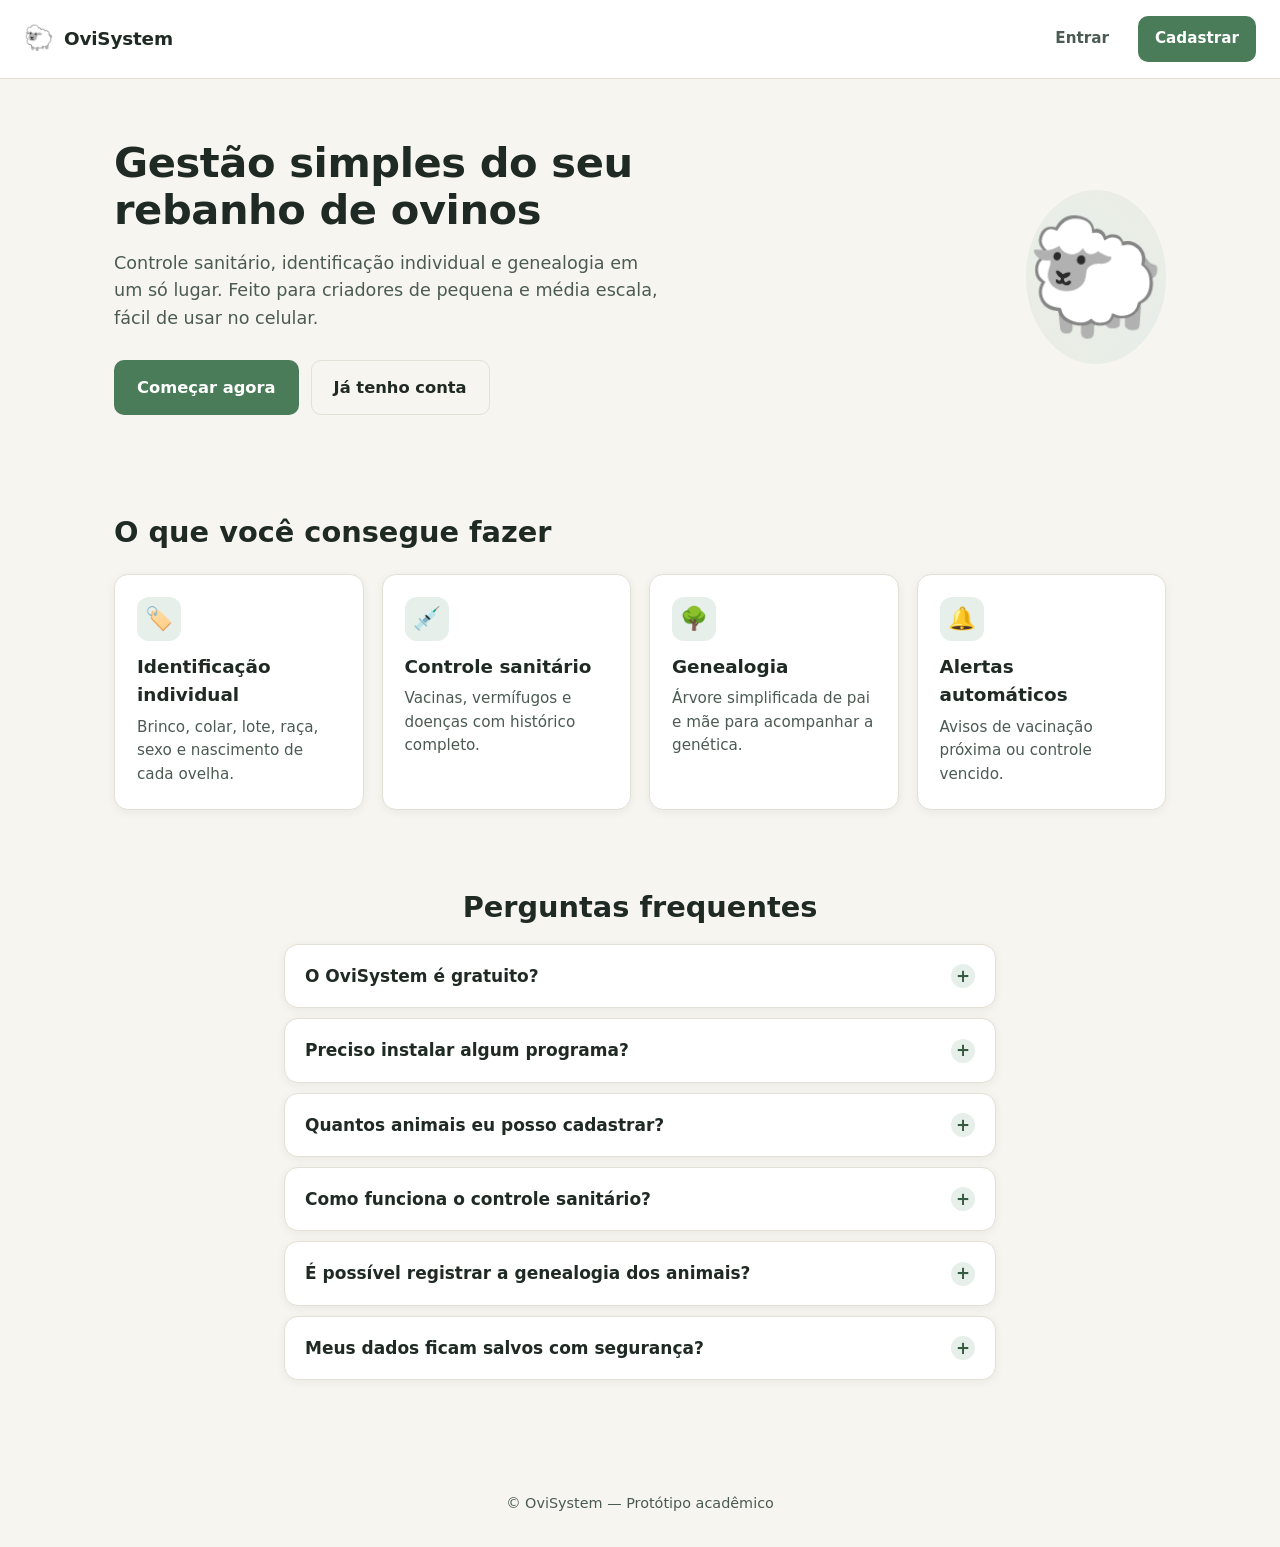
<file: OviSystem/index.html>
<!DOCTYPE html>
<html lang="pt-br">
<head>
  <meta charset="UTF-8" />
  <meta name="viewport" content="width=device-width, initial-scale=1" />
  <title>OviSystem — Gestão de Ovinos</title>
  <meta name="description" content="Sistema simples de gestão sanitária e genética para criadores de ovinos de pequena e média escala." />
  <link rel="stylesheet" href="views/assets/_common/styles/reset.css" />
  <link rel="stylesheet" href="views/assets/_common/styles/base.css" />
  <link rel="stylesheet" href="views/assets/_common/styles/home.css" />
  <script src="views/assets/app/scripts/faqs.js" async></script>
</head>
<body>
  <header class="topbar">
    <a href="index.html" class="brand">
      <span class="brand__mark" aria-hidden="true">🐑</span>
      <span class="brand__name">OviSystem</span>
    </a>
    <nav class="topbar__nav">
      <a href="views/login.html" class="btn btn--ghost">Entrar</a>
      <a href="views/cadastro.html" class="btn btn--primary">Cadastrar</a>
    </nav>
  </header>
  <main>
    <section class="hero">
      <div class="hero__content">
        <h1>Gestão simples do seu rebanho de ovinos</h1>
        <p class="hero__lead">
          Controle sanitário, identificação individual e genealogia em um só lugar.
          Feito para criadores de pequena e média escala, fácil de usar no celular.
        </p>
        <div class="hero__cta">
          <a href="views/cadastro.html" class="btn btn--primary btn--lg">Começar agora</a>
          <a href="views/login.html" class="btn btn--outline btn--lg">Já tenho conta</a>
        </div>
      </div>
      <div class="hero__art" aria-hidden="true">
        <div class="hero__circle"></div>
        <div class="hero__sheep">🐑</div>
      </div>
    </section>
    <section class="features">
      <h2>O que você consegue fazer</h2>
      <div class="features__grid">
        <article class="feature">
          <div class="feature__icon">🏷️</div>
          <h3>Identificação individual</h3>
          <p>Brinco, colar, lote, raça, sexo e nascimento de cada ovelha.</p>
        </article>
        <article class="feature">
          <div class="feature__icon">💉</div>
          <h3>Controle sanitário</h3>
          <p>Vacinas, vermífugos e doenças com histórico completo.</p>
        </article>
        <article class="feature">
          <div class="feature__icon">🌳</div>
          <h3>Genealogia</h3>
          <p>Árvore simplificada de pai e mãe para acompanhar a genética.</p>
        </article>
        <article class="feature">
          <div class="feature__icon">🔔</div>
          <h3>Alertas automáticos</h3>
          <p>Avisos de vacinação próxima ou controle vencido.</p>
        </article>
      </div>
    </section>
    <section class="faq">
      <h2>Perguntas frequentes</h2>
      <ul class="faq__list">
        <li>
          <details class="faq__item">
            <summary>O OviSystem é gratuito?</summary>
            <p>Sim. Este é um protótipo acadêmico e pode ser usado livremente para fins de estudo e demonstração.</p>
          </details>
        </li>
        <li>
          <details class="faq__item">
            <summary>Preciso instalar algum programa?</summary>
            <p>Não. O OviSystem funciona direto do navegador, tanto no computador quanto no celular.</p>
          </details>
        </li>
        <li>
          <details class="faq__item">
            <summary>Quantos animais eu posso cadastrar?</summary>
            <p>Não há limite de cadastro. O sistema foi pensado para criadores de pequena e média escala, mas comporta rebanhos maiores.</p>
          </details>
        </li>
        <li>
          <details class="faq__item">
            <summary>Como funciona o controle sanitário?</summary>
            <p>Você registra vacinas, vermífugos e ocorrências de doenças para cada animal, com histórico completo e alertas automáticos de vencimento.</p>
          </details>
        </li>
        <li>
          <details class="faq__item">
            <summary>É possível registrar a genealogia dos animais?</summary>
            <p>Sim. É possível vincular pai e mãe de cada ovelha para montar uma árvore genealógica simplificada.</p>
          </details>
        </li>
        <li>
          <details class="faq__item">
            <summary>Meus dados ficam salvos com segurança?</summary>
            <p>Os dados ficam vinculados à sua conta, acessível somente após login.</p>
          </details>
        </li>
      </ul>
    </section>
  </main>
  <footer class="footer">
    <p>© OviSystem — Protótipo acadêmico</p>
  </footer>
</body>
</html>
</file>
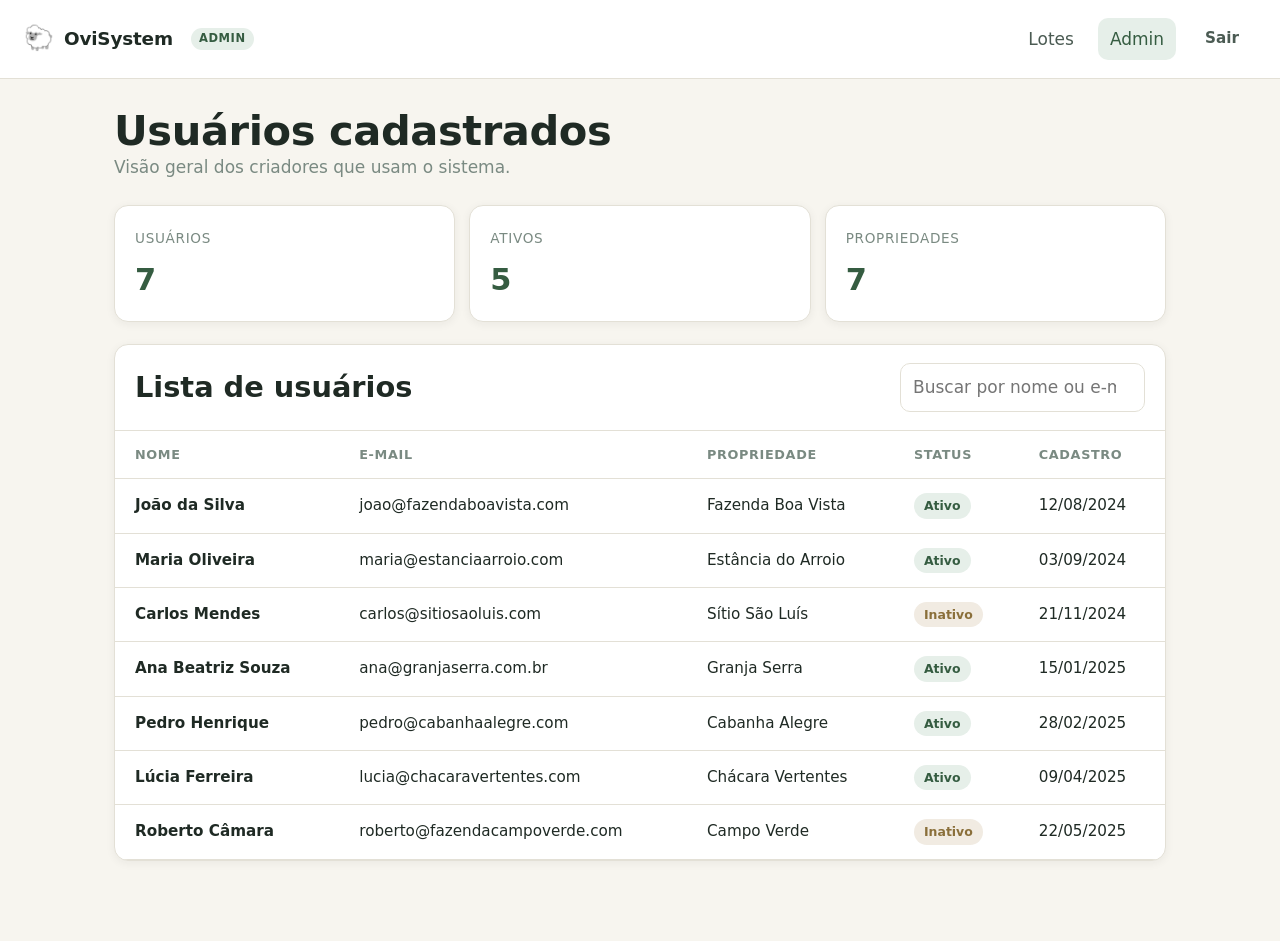
<file: OviSystem/views/admin-dashboard.html>
<!DOCTYPE html>
<html lang="pt-br">
<head>
  <meta charset="UTF-8" />
  <meta name="viewport" content="width=device-width, initial-scale=1" />
  <title>Painel do Administrador — OviSystem</title>
  <link rel="stylesheet" href="assets/_common/styles/reset.css" />
  <link rel="stylesheet" href="assets/_common/styles/base.css" />
  <link rel="stylesheet" href="assets/_common/styles/dashboard.css" />
</head>
<body class="app-body">
  <header class="topbar topbar--app">
    <a href="../index.html" class="brand">
      <span class="brand__mark">🐑</span>
      <span class="brand__name">OviSystem</span>
      <span class="brand__tag">Admin</span>
    </a>
    <nav class="topbar__nav">
      <a href="lotes.html" class="navlink">Lotes</a>
      <a href="admin-dashboard.html" class="navlink navlink--active">Admin</a>
      <a href="login.html" class="btn btn--ghost">Sair</a>
    </nav>
  </header>
  <main class="app">
    <section class="page-header">
      <div>
        <h1>Usuários cadastrados</h1>
        <p class="muted">Visão geral dos criadores que usam o sistema.</p>
      </div>
    </section>
    <section class="stats">
      <div class="stat">
        <span class="stat__label">Usuários</span>
        <strong class="stat__value" id="statUsers">—</strong>
      </div>
      <div class="stat">
        <span class="stat__label">Ativos</span>
        <strong class="stat__value" id="statAtivos">—</strong>
      </div>
      <div class="stat">
        <span class="stat__label">Propriedades</span>
        <strong class="stat__value" id="statFazendas">—</strong>
      </div>
    </section>
    <section class="card">
      <div class="card__head">
        <h2>Lista de usuários</h2>
        <input type="search" id="busca" placeholder="Buscar por nome ou e-mail" class="search" />
      </div>
      <div class="table-wrap">
        <table class="table">
          <thead>
            <tr>
              <th>Nome</th>
              <th>E-mail</th>
              <th>Propriedade</th>
              <th>Status</th>
              <th>Cadastro</th>
            </tr>
          </thead>
          <tbody id="tbodyUsers"></tbody>
        </table>
      </div>
    </section>
  </main>
  <script src="assets/admin/scripts/dashboard.js" defer></script>
</body>
</html>
</file>
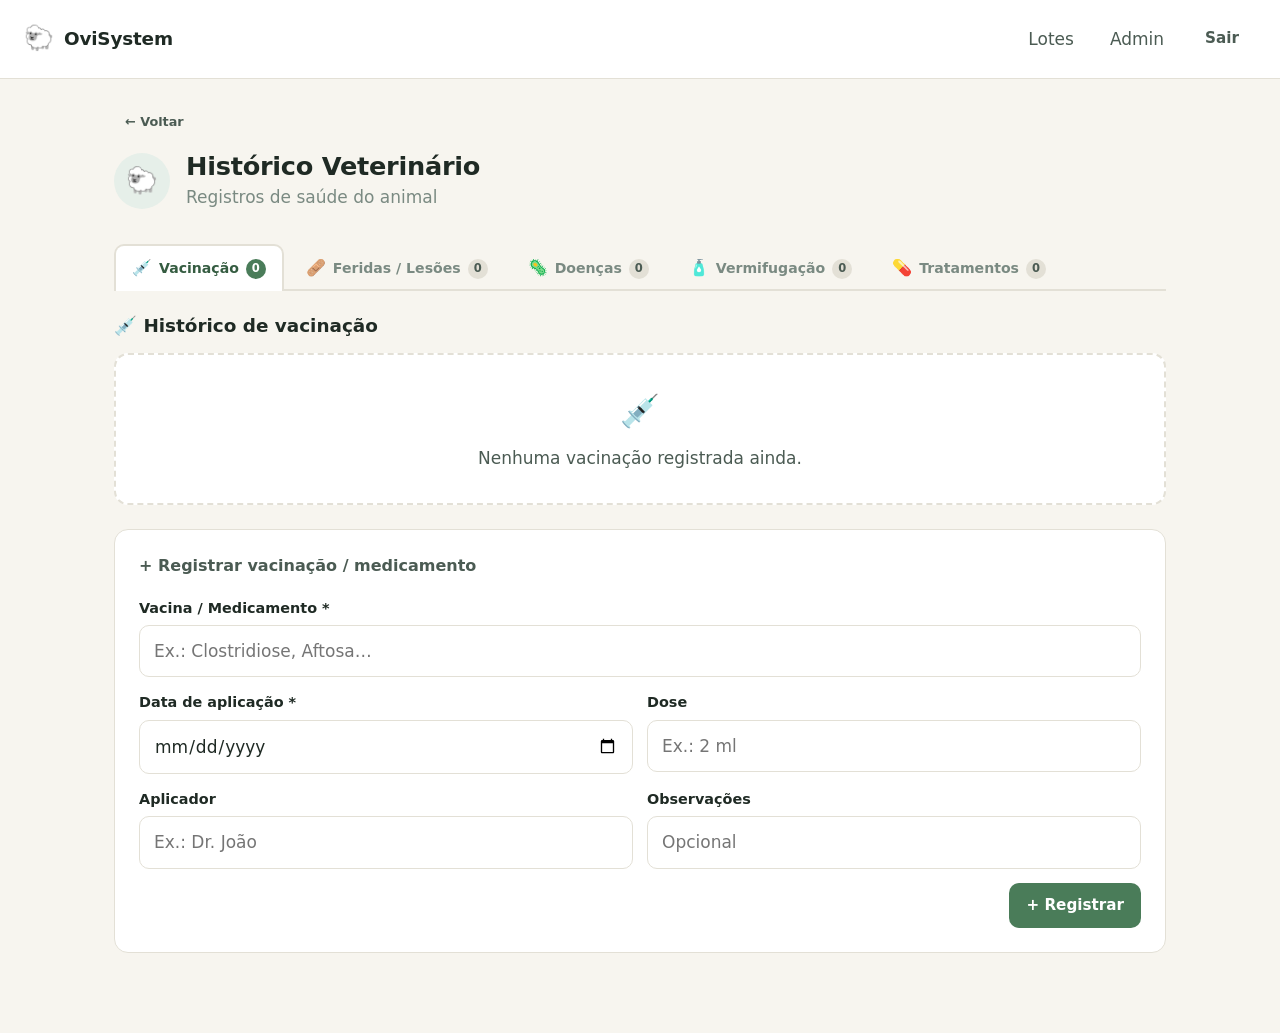
<file: OviSystem/views/historico-veterinario.html>
<!DOCTYPE html>
<html lang="pt-br">
<head>
  <meta charset="UTF-8" />
  <meta name="viewport" content="width=device-width, initial-scale=1" />
  <title>Histórico Veterinário — OviSystem</title>
  <link rel="stylesheet" href="assets/_common/styles/reset.css" />
  <link rel="stylesheet" href="assets/_common/styles/base.css" />
  <link rel="stylesheet" href="assets/_common/styles/historico-veterinario.css" />
</head>
<body class="app-body">
  <header class="topbar topbar--app">
    <a href="../index.html" class="brand">
      <span class="brand__mark">🐑</span>
      <span class="brand__name">OviSystem</span>
    </a>
    <nav class="topbar__nav">
      <a href="lotes.html" class="navlink">Lotes</a>
      <a href="admin-dashboard.html" class="navlink">Admin</a>
      <a href="login.html" class="btn btn--ghost">Sair</a>
    </nav>
  </header>

  <main class="app">

    <!-- Cabeçalho da ovelha (preenchido pelo JS se vier do fluxo normal) -->
    <section class="hv-header" id="hv-header-ovelha" style="display:none">
      <div class="hv-header__back">
        <a href="lotes.html" class="btn btn--ghost btn--sm">← Voltar</a>
      </div>
      <div class="hv-hero">
        <div class="hv-hero__avatar" id="hv-avatar">🐑</div>
        <div>
          <h1 class="hv-hero__codigo" id="hv-codigo">—</h1>
          <p class="hv-hero__sub" id="hv-sub">—</p>
        </div>
      </div>
      <div class="hv-ficha" id="hv-ficha"></div>
    </section>

    <!-- Título fixo quando não há ovelha identificada -->
    <section class="hv-header" id="hv-header-generico">
      <div class="hv-header__back">
        <a href="lotes.html" class="btn btn--ghost btn--sm">← Voltar</a>
      </div>
      <div class="hv-hero">
        <div class="hv-hero__avatar">🐑</div>
        <div>
          <h1 class="hv-hero__codigo">Histórico Veterinário</h1>
          <p class="hv-hero__sub">Registros de saúde do animal</p>
        </div>
      </div>
    </section>

    <!-- Abas -->
    <div class="hv-tabs" role="tablist">
      <button class="hv-tab active" role="tab" data-tab="vacinas">
        <span class="hv-tab__icon">💉</span>
        <span class="hv-tab__label">Vacinação</span>
        <span class="hv-tab__count" id="count-vacinas">0</span>
      </button>
      <button class="hv-tab" role="tab" data-tab="feridas">
        <span class="hv-tab__icon">🩹</span>
        <span class="hv-tab__label">Feridas / Lesões</span>
        <span class="hv-tab__count" id="count-feridas">0</span>
      </button>
      <button class="hv-tab" role="tab" data-tab="doencas">
        <span class="hv-tab__icon">🦠</span>
        <span class="hv-tab__label">Doenças</span>
        <span class="hv-tab__count" id="count-doencas">0</span>
      </button>
      <button class="hv-tab" role="tab" data-tab="vermifugacoes">
        <span class="hv-tab__icon">🧴</span>
        <span class="hv-tab__label">Vermifugação</span>
        <span class="hv-tab__count" id="count-vermifugacoes">0</span>
      </button>
      <button class="hv-tab" role="tab" data-tab="tratamentos">
        <span class="hv-tab__icon">💊</span>
        <span class="hv-tab__label">Tratamentos</span>
        <span class="hv-tab__count" id="count-tratamentos">0</span>
      </button>
    </div>

    <!-- ══ PAINEL: VACINAÇÃO ══════════════════════════════════════════════════ -->
    <div class="hv-panel active" id="tab-vacinas">
      <div class="hv-panel-header">
        <h2>💉 Histórico de vacinação</h2>
      </div>
      <div id="lista-vacinas">
        <div class="hv-vazio">
          <div class="hv-vazio__icon">💉</div>
          <p>Nenhuma vacinação registrada ainda.</p>
        </div>
      </div>
      <div class="hv-form-section">
        <p class="hv-form-section__title">+ Registrar vacinação / medicamento</p>
        <div class="hv-form">
          <label class="field">
            <span>Vacina / Medicamento *</span>
            <input id="fVacina-vacinas" placeholder="Ex.: Clostridiose, Aftosa…" />
          </label>
          <div class="form__grid">
            <label class="field">
              <span>Data de aplicação *</span>
              <input id="fData-vacinas" type="date" />
            </label>
            <label class="field">
              <span>Dose</span>
              <input id="fDose-vacinas" placeholder="Ex.: 2 ml" />
            </label>
          </div>
          <div class="form__grid">
            <label class="field">
              <span>Aplicador</span>
              <input id="fAplicador-vacinas" placeholder="Ex.: Dr. João" />
            </label>
            <label class="field">
              <span>Observações</span>
              <input id="fObs-vacinas" placeholder="Opcional" />
            </label>
          </div>
          <div class="hv-form__actions">
            <button class="btn btn--primary" id="btn-registrar-vacinas">+ Registrar</button>
          </div>
        </div>
      </div>
    </div>

    <!-- ══ PAINEL: FERIDAS / LESÕES ═══════════════════════════════════════════ -->
    <div class="hv-panel" id="tab-feridas">
      <div class="hv-panel-header">
        <h2>🩹 Feridas e Lesões</h2>
      </div>
      <div id="lista-feridas">
        <div class="hv-vazio">
          <div class="hv-vazio__icon">🩹</div>
          <p>Nenhuma ferida ou lesão registrada.</p>
        </div>
      </div>
      <div class="hv-form-section">
        <p class="hv-form-section__title">+ Registrar ferida / lesão</p>
        <div class="hv-form">
          <div class="form__grid">
            <label class="field">
              <span>Descrição *</span>
              <input id="fDesc-feridas" placeholder="Ex.: Corte na pata dianteira" />
            </label>
            <label class="field">
              <span>Local no corpo</span>
              <input id="fLocal-feridas" placeholder="Ex.: Pata dianteira esquerda" />
            </label>
          </div>
          <div class="form__grid">
            <label class="field">
              <span>Data *</span>
              <input id="fData-feridas" type="date" />
            </label>
            <label class="field">
              <span>Gravidade</span>
              <select id="fGravidade-feridas">
                <option value="">Selecionar…</option>
                <option value="leve">Leve</option>
                <option value="moderado">Moderada</option>
                <option value="grave">Grave</option>
              </select>
            </label>
          </div>
          <div class="form__grid">
            <label class="field">
              <span>Situação</span>
              <select id="fSituacao-feridas">
                <option value="">Selecionar…</option>
                <option value="aberta">Aberta</option>
                <option value="cicatrizando">Cicatrizando</option>
                <option value="curada">Curada</option>
              </select>
            </label>
            <label class="field">
              <span>Tratamento aplicado</span>
              <input id="fTratamento-feridas" placeholder="Ex.: Curativo, antibiótico…" />
            </label>
          </div>
          <label class="field">
            <span>Observações</span>
            <input id="fObs-feridas" placeholder="Opcional" />
          </label>
          <div class="hv-form__actions">
            <button class="btn btn--primary" id="btn-registrar-feridas">+ Registrar</button>
          </div>
        </div>
      </div>
    </div>

    <!-- ══ PAINEL: DOENÇAS ════════════════════════════════════════════════════ -->
    <div class="hv-panel" id="tab-doencas">
      <div class="hv-panel-header">
        <h2>🦠 Doenças</h2>
      </div>
      <div id="lista-doencas">
        <div class="hv-vazio">
          <div class="hv-vazio__icon">🦠</div>
          <p>Nenhuma doença registrada.</p>
        </div>
      </div>
      <div class="hv-form-section">
        <p class="hv-form-section__title">+ Registrar doença</p>
        <div class="hv-form">
          <label class="field">
            <span>Doença / Diagnóstico *</span>
            <input id="fDoenca-doencas" placeholder="Ex.: Pododermatite, Pneumonia…" />
          </label>
          <div class="form__grid">
            <label class="field">
              <span>Data de início *</span>
              <input id="fDataInicio-doencas" type="date" />
            </label>
            <label class="field">
              <span>Data de encerramento</span>
              <input id="fDataFim-doencas" type="date" />
            </label>
          </div>
          <div class="form__grid">
            <label class="field">
              <span>Situação</span>
              <select id="fSituacao-doencas">
                <option value="">Selecionar…</option>
                <option value="ativa">Ativa</option>
                <option value="recuperado">Recuperado</option>
                <option value="cronico">Crônica</option>
              </select>
            </label>
            <label class="field">
              <span>Veterinário responsável</span>
              <input id="fVet-doencas" placeholder="Ex.: Dra. Ana Lima" />
            </label>
          </div>
          <label class="field">
            <span>Tratamento prescrito</span>
            <input id="fTratamento-doencas" placeholder="Ex.: Antibioticoterapia, isolamento…" />
          </label>
          <label class="field">
            <span>Observações</span>
            <input id="fObs-doencas" placeholder="Opcional" />
          </label>
          <div class="hv-form__actions">
            <button class="btn btn--primary" id="btn-registrar-doencas">+ Registrar</button>
          </div>
        </div>
      </div>
    </div>

    <!-- ══ PAINEL: VERMIFUGAÇÃO ═══════════════════════════════════════════════ -->
    <div class="hv-panel" id="tab-vermifugacoes">
      <div class="hv-panel-header">
        <h2>🧴 Vermifugação</h2>
      </div>
      <div id="lista-vermifugacoes">
        <div class="hv-vazio">
          <div class="hv-vazio__icon">🧴</div>
          <p>Nenhuma vermifugação registrada.</p>
        </div>
      </div>
      <div class="hv-form-section">
        <p class="hv-form-section__title">+ Registrar vermifugação</p>
        <div class="hv-form">
          <label class="field">
            <span>Vermífugo / Produto *</span>
            <input id="fProduto-vermifugacoes" placeholder="Ex.: Ivermectina, Albendazol…" />
          </label>
          <div class="form__grid">
            <label class="field">
              <span>Data de aplicação *</span>
              <input id="fData-vermifugacoes" type="date" />
            </label>
            <label class="field">
              <span>Próxima aplicação</span>
              <input id="fProxima-vermifugacoes" type="date" />
            </label>
          </div>
          <div class="form__grid">
            <label class="field">
              <span>Dose</span>
              <input id="fDose-vermifugacoes" placeholder="Ex.: 5 ml" />
            </label>
            <label class="field">
              <span>Via de administração</span>
              <select id="fVia-vermifugacoes">
                <option value="">Selecionar…</option>
                <option value="Oral">Oral</option>
                <option value="Subcutânea">Subcutânea</option>
                <option value="Intramuscular">Intramuscular</option>
                <option value="Pour-on">Pour-on (tópico)</option>
              </select>
            </label>
          </div>
          <div class="form__grid">
            <label class="field">
              <span>Aplicador</span>
              <input id="fAplicador-vermifugacoes" placeholder="Ex.: Dr. João" />
            </label>
            <label class="field">
              <span>Observações</span>
              <input id="fObs-vermifugacoes" placeholder="Opcional" />
            </label>
          </div>
          <div class="hv-form__actions">
            <button class="btn btn--primary" id="btn-registrar-vermifugacoes">+ Registrar</button>
          </div>
        </div>
      </div>
    </div>

    <!-- ══ PAINEL: TRATAMENTOS ════════════════════════════════════════════════ -->
    <div class="hv-panel" id="tab-tratamentos">
      <div class="hv-panel-header">
        <h2>💊 Tratamentos</h2>
      </div>
      <div id="lista-tratamentos">
        <div class="hv-vazio">
          <div class="hv-vazio__icon">💊</div>
          <p>Nenhum tratamento registrado.</p>
        </div>
      </div>
      <div class="hv-form-section">
        <p class="hv-form-section__title">+ Registrar tratamento</p>
        <div class="hv-form">
          <div class="form__grid">
            <label class="field">
              <span>Tipo de tratamento *</span>
              <input id="fTratamento-tratamentos" placeholder="Ex.: Antibioticoterapia, Sutura…" />
            </label>
            <label class="field">
              <span>Medicamento(s)</span>
              <input id="fMed-tratamentos" placeholder="Ex.: Penicilina, Dipirona…" />
            </label>
          </div>
          <div class="form__grid">
            <label class="field">
              <span>Data de início *</span>
              <input id="fDataInicio-tratamentos" type="date" />
            </label>
            <label class="field">
              <span>Data de encerramento</span>
              <input id="fDataFim-tratamentos" type="date" />
            </label>
          </div>
          <div class="form__grid">
            <label class="field">
              <span>Dose / Frequência</span>
              <input id="fDoseFreq-tratamentos" placeholder="Ex.: 2 ml a cada 12h" />
            </label>
            <label class="field">
              <span>Veterinário responsável</span>
              <input id="fVet-tratamentos" placeholder="Ex.: Dra. Ana Lima" />
            </label>
          </div>
          <label class="field">
            <span>Observações</span>
            <input id="fObs-tratamentos" placeholder="Opcional" />
          </label>
          <div class="hv-form__actions">
            <button class="btn btn--primary" id="btn-registrar-tratamentos">+ Registrar</button>
          </div>
        </div>
      </div>
    </div>

  </main>

  <script src="assets/app/scripts/historico-veterinario.js"></script>
</body>
</html>
</file>
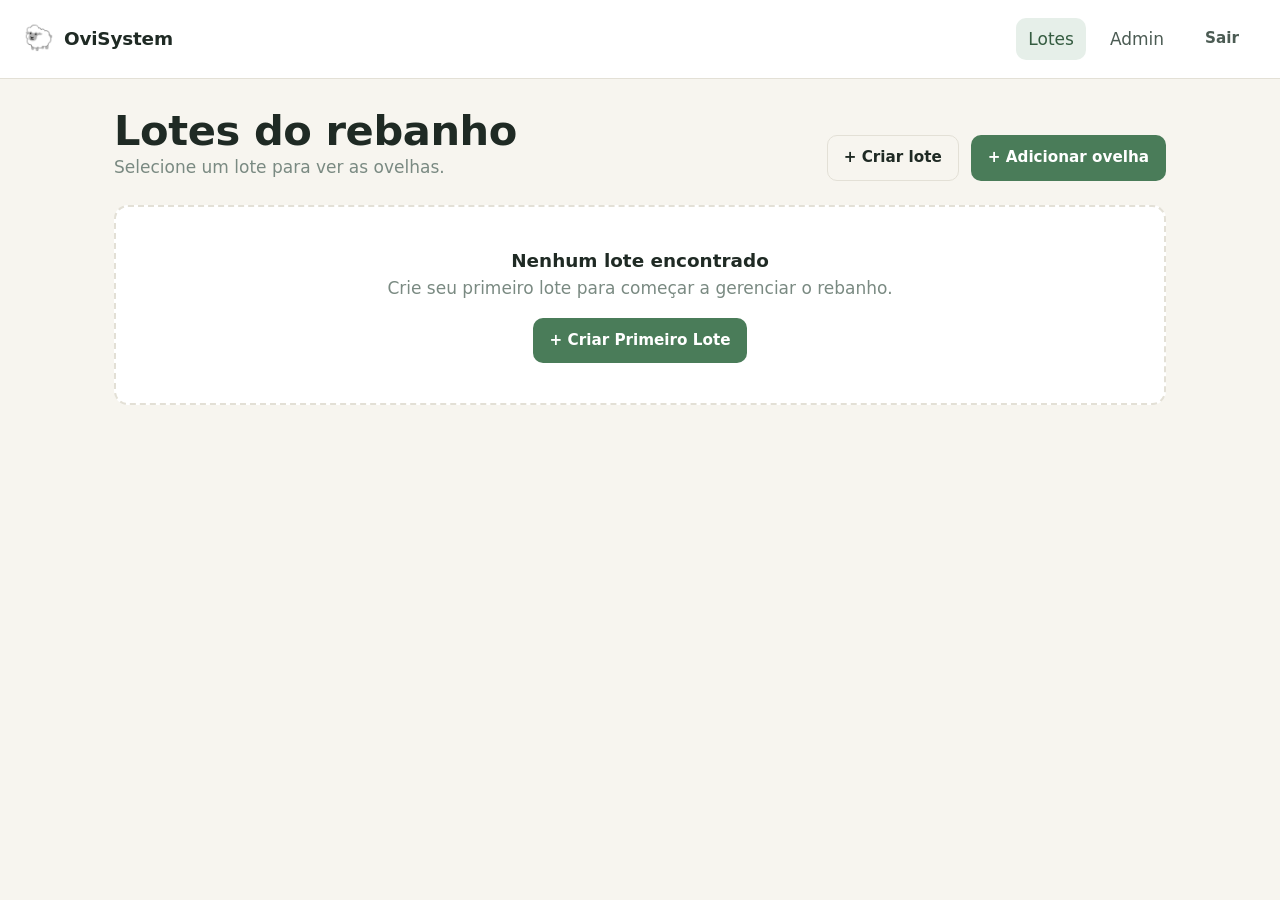
<file: OviSystem/views/lotes.html>
<!DOCTYPE html>
<html lang="pt-br">
<head>
  <meta charset="UTF-8" />
  <meta name="viewport" content="width=device-width, initial-scale=1" />
  <title>Lotes e Ovelhas — OviSystem</title>
  <link rel="stylesheet" href="assets/_common/styles/reset.css" />
  <link rel="stylesheet" href="assets/_common/styles/base.css" />
  <link rel="stylesheet" href="assets/_common/styles/lotes.css" />
</head>
<body class="app-body">
  <header class="topbar topbar--app">
    <a href="../index.html" class="brand">
      <span class="brand__mark">🐑</span>
      <span class="brand__name">OviSystem</span>
    </a>
    <nav class="topbar__nav">
      <a href="lotes.html" class="navlink navlink--active">Lotes</a>
      <a href="admin-dashboard.html" class="navlink">Admin</a>
      <a href="login.html" class="btn btn--ghost">Sair</a>
    </nav>
  </header>

  <main class="app">
    <section class="page-header">
      <div>
        <h1>Lotes do rebanho</h1>
        <p class="muted">Selecione um lote para ver as ovelhas.</p>
      </div>
      <div class="page-header__actions">
        <button class="btn btn--outline" id="btnCriarLote">+ Criar lote</button>
        <button class="btn btn--primary" id="btnAddOvelha">+ Adicionar ovelha</button>
      </div>
    </section>

    <section class="lotes" id="lotes"></section>

    <section class="ovelhas-section ovelhas-section--hidden" id="ovelhasSection">
      <div class="section-header">
        <h2 id="loteTitulo">Ovelhas</h2>
        <button class="btn btn--outline" id="btnVoltar">← Voltar aos lotes</button>
      </div>

      <!-- Barra de filtros — populada pelo JS -->
      <div class="filtros-bar" id="filtrosBar"></div>

      <div class="ovelhas-grid" id="ovelhasGrid"></div>
    </section>
  </main>

  <script src="assets/app/scripts/lotes.js" defer></script>
</body>
</html>
</file>
<file: OviSystem/views/assets/_common/styles/base.css>
:root {
  --bg: #f7f5ef;
  --surface: #ffffff;
  --ink: #1f2a24;
  --ink-soft: #4b5b53;
  --muted: #7a8a82;
  --line: #e3e0d6;
  --primary: #4a7c59;
  --primary-dark: #355c41;
  --primary-soft: #e6efe9;
  --accent: #c9a14a;
  --danger: #b3382c;
  --radius: 14px;
  --radius-sm: 10px;
  --shadow: 0 2px 10px rgba(31, 42, 36, .06);
  --shadow-lg: 0 12px 32px rgba(31, 42, 36, .14);
  --font: system-ui, -apple-system, "Segoe UI", Roboto, "Helvetica Neue", Arial, sans-serif;
}
body {
  font-family: var(--font);
  font-size: 17px;
  line-height: 1.55;
  color: var(--ink);
  background: var(--bg);
}
h1 { font-size: clamp(1.8rem, 2.4vw + 1rem, 2.6rem); line-height: 1.15; letter-spacing: -0.01em; }
h2 { font-size: clamp(1.4rem, 1.2vw + 1rem, 1.8rem); line-height: 1.2; }
h3 { font-size: 1.15rem; }
p { color: var(--ink-soft); }
.muted { color: var(--muted); }
/* Topbar */
.topbar {
  display: flex; align-items: center; justify-content: space-between;
  padding: 16px 24px; background: var(--surface);
  border-bottom: 1px solid var(--line); position: sticky; top: 0; z-index: 10;
}
.topbar--app { background: var(--surface); }
.brand { display: flex; align-items: center; gap: 10px; font-weight: 700; color: var(--ink); }
.brand__mark { font-size: 1.5rem; }
.brand__name { font-size: 1.15rem; letter-spacing: -0.01em; }
.brand__tag {
  margin-left: 8px; padding: 2px 8px; border-radius: 999px;
  background: var(--primary-soft); color: var(--primary-dark);
  font-size: .72rem; font-weight: 600; text-transform: uppercase; letter-spacing: .05em;
}
.topbar__nav { display: flex; align-items: center; gap: 12px; }
.navlink {
  padding: 8px 12px; border-radius: var(--radius-sm); color: var(--ink-soft); font-weight: 500;
}
.navlink:hover { background: var(--primary-soft); color: var(--primary-dark); }
.navlink--active { background: var(--primary-soft); color: var(--primary-dark); }
/* Buttons */
.btn {
  display: inline-flex; align-items: center; justify-content: center;
  gap: 8px; padding: 10px 16px; border-radius: var(--radius-sm);
  font-weight: 600; font-size: .95rem; transition: all .15s ease;
  border: 1px solid transparent; min-height: 42px;
}
.btn--lg { padding: 14px 22px; font-size: 1.02rem; min-height: 50px; }
.btn--block { width: 100%; }
.btn--primary { background: var(--primary); color: #fff; }
.btn--primary:hover { background: var(--primary-dark); }
.btn--outline { background: transparent; border-color: var(--line); color: var(--ink); }
.btn--outline:hover { border-color: var(--primary); color: var(--primary-dark); }
.btn--ghost { background: transparent; color: var(--ink-soft); }
.btn--ghost:hover { background: var(--primary-soft); color: var(--primary-dark); }
.btn--danger { background: var(--danger); color: #fff; }
.btn--danger:hover { background: #8e2a20; }
/* Links */
.link { color: var(--primary-dark); font-weight: 600; }
.link:hover { text-decoration: underline; }
/* Footer */
.footer { padding: 32px 24px; text-align: center; color: var(--muted); font-size: .9rem; }
/* App container */
.app {
  max-width: 1100px; margin: 0 auto; padding: 28px 24px 80px;
}
.page-header {
  display: flex; justify-content: space-between; align-items: flex-end;
  gap: 16px; margin-bottom: 24px; flex-wrap: wrap;
}
/* Forms */
.form { display: flex; flex-direction: column; gap: 14px; }
.field { display: flex; flex-direction: column; gap: 6px; }
.field > span { font-size: .9rem; font-weight: 600; color: var(--ink); }
.field input, .field select, .field textarea {
  padding: 12px 14px; border: 1px solid var(--line); border-radius: var(--radius-sm);
  background: var(--surface); transition: border-color .15s;
}
.field input:focus, .field select:focus {
  outline: none; border-color: var(--primary);
  box-shadow: 0 0 0 3px var(--primary-soft);
}
.form__grid { display: grid; grid-template-columns: 1fr 1fr; gap: 14px; }
.form__row { display: flex; justify-content: space-between; align-items: center; gap: 12px; }
.checkbox { display: inline-flex; align-items: center; gap: 8px; color: var(--ink-soft); font-size: .95rem; }
/* Card */
.card {
  background: var(--surface); border: 1px solid var(--line);
  border-radius: var(--radius); box-shadow: var(--shadow); overflow: hidden;
}
.card__head {
  padding: 18px 20px; border-bottom: 1px solid var(--line);
  display: flex; justify-content: space-between; align-items: center; gap: 12px; flex-wrap: wrap;
}
/* Modal */
.modal { position: fixed; inset: 0; z-index: 50; display: flex; align-items: center; justify-content: center; padding: 20px; }
.modal__backdrop { position: absolute; inset: 0; background: rgba(15, 23, 19, .45); }
.modal__card {
  position: relative; background: var(--surface); border-radius: var(--radius);
  width: 100%; max-width: 520px; max-height: 90vh; overflow: hidden;
  display: flex; flex-direction: column; box-shadow: var(--shadow-lg);
}
.modal__head, .modal__foot {
  padding: 16px 20px; display: flex; align-items: center; justify-content: space-between; gap: 12px;
}
.modal__head { border-bottom: 1px solid var(--line); }
.modal__foot { border-top: 1px solid var(--line); justify-content: flex-end; }
.modal__body { padding: 20px; overflow: auto; }
.iconbtn { width: 36px; height: 36px; border-radius: 8px; color: var(--ink-soft); }
.iconbtn:hover { background: var(--primary-soft); color: var(--primary-dark); }
@media (max-width: 600px) {
  .form__grid { grid-template-columns: 1fr; }
  .topbar { padding: 12px 16px; }
  .topbar__nav { gap: 6px; }
  .navlink { padding: 6px 8px; font-size: .9rem; }
  body { font-size: 16px; }
}
</file>
<file: OviSystem/views/assets/_common/styles/home.css>
.hero {
  max-width: 1100px; margin: 0 auto; padding: 60px 24px;
  display: grid; grid-template-columns: 1.2fr 1fr; gap: 40px; align-items: center;
}
.hero__content h1 { margin-bottom: 16px; }
.hero__lead { font-size: 1.1rem; margin-bottom: 28px; max-width: 52ch; }
.hero__cta { display: flex; gap: 12px; flex-wrap: wrap; }
.hero__art {
  position: relative; aspect-ratio: 1; max-width: 360px; margin-left: auto;
  display: flex; align-items: center; justify-content: center;
}
.hero__circle {
  position: absolute; inset: 0;
  background: radial-gradient(circle at 30% 30%, var(--primary-soft), transparent 70%),
              linear-gradient(135deg, #f0eadf, #e6efe9);
  border-radius: 50%;
}
.hero__sheep { position: relative; font-size: 7rem; }
.features {
  max-width: 1100px; margin: 0 auto; padding: 40px 24px 80px;
}
.features h2 { margin-bottom: 24px; }
.features__grid {
  display: grid; gap: 18px;
  grid-template-columns: repeat(auto-fit, minmax(220px, 1fr));
}
.feature {
  background: var(--surface); border: 1px solid var(--line);
  border-radius: var(--radius); padding: 22px; box-shadow: var(--shadow);
}
.feature__icon {
  width: 44px; height: 44px; border-radius: 12px;
  background: var(--primary-soft); display: grid; place-items: center;
  font-size: 1.4rem; margin-bottom: 12px;
}
.feature h3 { margin-bottom: 6px; }
.feature p { font-size: .95rem; }
.faq {
  max-width: 760px; margin: 0 auto; padding: 0 24px 80px;
}
.faq h2 { margin-bottom: 20px; text-align: center; }
.faq__list { display: flex; flex-direction: column; gap: 10px; }
.faq__item {
  background: var(--surface); border: 1px solid var(--line);
  border-radius: var(--radius); box-shadow: var(--shadow); overflow: hidden;
}
.faq__item summary {
  list-style: none; cursor: pointer; padding: 18px 20px;
  font-weight: 600; display: flex; align-items: center; justify-content: space-between; gap: 12px;
}
.faq__item summary::-webkit-details-marker { display: none; }
.faq__item summary::after {
  content: "+"; flex-shrink: 0; width: 24px; height: 24px; border-radius: 50%;
  background: var(--primary-soft); color: var(--primary-dark);
  display: grid; place-items: center; font-size: 1.05rem; line-height: 1;
  transition: transform .15s ease;
}
.faq__item[open] summary::after { content: "–"; }
.faq__item summary:hover { color: var(--primary-dark); }
.faq__item summary:focus-visible { outline: 2px solid var(--primary); outline-offset: -2px; }
.faq__item p { padding: 0 20px 18px; }
@media (max-width: 800px) {
  .hero { grid-template-columns: 1fr; padding: 40px 20px; text-align: center; }
  .hero__cta { justify-content: center; }
  .hero__art { margin: 0 auto; max-width: 240px; }
  .hero__sheep { font-size: 5rem; }
}
</file>
<file: OviSystem/views/assets/_common/styles/dashboard.css>
.stats {
  display: grid; gap: 14px; grid-template-columns: repeat(auto-fit, minmax(180px, 1fr));
  margin-bottom: 22px;
}
.stat {
  background: var(--surface); border: 1px solid var(--line);
  border-radius: var(--radius); padding: 18px 20px; box-shadow: var(--shadow);
}
.stat__label { color: var(--muted); font-size: .85rem; text-transform: uppercase; letter-spacing: .05em; }
.stat__value { display: block; font-size: 1.9rem; margin-top: 6px; color: var(--primary-dark); }
.search {
  padding: 10px 12px; border: 1px solid var(--line);
  border-radius: var(--radius-sm); min-width: 240px;
  background: var(--surface);
}
.search:focus { outline: none; border-color: var(--primary); box-shadow: 0 0 0 3px var(--primary-soft); }
.table-wrap { overflow-x: auto; }
.table th, .table td {
  text-align: left; padding: 14px 20px; border-bottom: 1px solid var(--line);
  font-size: .95rem;
}
.table th { font-size: .8rem; text-transform: uppercase; letter-spacing: .05em; color: var(--muted); font-weight: 700; }
.table tbody tr:hover { background: var(--primary-soft); }
.tag {
  display: inline-block; padding: 3px 10px; border-radius: 999px;
  font-size: .78rem; font-weight: 600;
}
.tag--ativo { background: var(--primary-soft); color: var(--primary-dark); }
.tag--inativo { background: #f1ebe2; color: #8a6f3a; }
</file>
<file: OviSystem/views/assets/_common/styles/historico-veterinario.css>
/* ══════════════════════════════════════════════════════════════════════════════
   HISTÓRICO VETERINÁRIO — OviSystem
   ══════════════════════════════════════════════════════════════════════════════ */

/* ── Cabeçalho da ovelha ───────────────────────────────────────────────────── */
.hv-header        { margin-bottom: 32px; }
.hv-header__back  { margin-bottom: 16px; }

.hv-hero {
  display: flex;
  align-items: center;
  gap: 16px;
  margin-bottom: 20px;
}
.hv-hero__avatar {
  width: 56px; height: 56px;
  border-radius: 50%;
  background: var(--primary-soft);
  display: grid; place-items: center;
  font-size: 1.6rem;
  flex-shrink: 0;
}
.hv-hero__codigo { font-size: 1.6rem; font-weight: 800; margin: 0; }
.hv-hero__sub    { color: var(--muted); margin: 2px 0 0; }

/* ── Ficha de dados ────────────────────────────────────────────────────────── */
.hv-ficha {
  display: flex;
  flex-wrap: wrap;
  gap: 12px 24px;
  background: var(--surface);
  border: 1px solid var(--line);
  border-radius: var(--radius);
  padding: 16px 20px;
}
.hv-ficha__item  { display: flex; flex-direction: column; gap: 2px; }
.hv-ficha__label { font-size: .78rem; color: var(--muted); text-transform: uppercase; letter-spacing: .05em; }
.hv-ficha__value { font-weight: 600; font-size: .95rem; }

/* ── Badge prenha ──────────────────────────────────────────────────────────── */
.badge--prenha {
  font-size: .78rem;
  background: #fdf3d0;
  color: #a0640a;
  border-radius: 99px;
  padding: 2px 10px;
}

/* ── Abas (tabs) ───────────────────────────────────────────────────────────── */
.hv-tabs {
  display: flex;
  gap: 4px;
  border-bottom: 2px solid var(--line);
  margin-bottom: 24px;
  flex-wrap: wrap;
}
.hv-tab {
  display: inline-flex;
  align-items: center;
  gap: 7px;
  padding: 10px 16px;
  border-radius: var(--radius-sm) var(--radius-sm) 0 0;
  font-weight: 600;
  font-size: .88rem;
  color: var(--muted);
  border: 2px solid transparent;
  border-bottom: none;
  cursor: pointer;
  transition: all .15s;
  position: relative;
  bottom: -2px;
  background: transparent;
}
.hv-tab:hover {
  color: var(--ink);
  background: var(--primary-soft);
}
.hv-tab.active {
  color: var(--primary-dark);
  background: var(--surface);
  border-color: var(--line);
  border-bottom-color: var(--surface);
}
.hv-tab__icon  { font-size: 1rem; }
.hv-tab__count {
  display: inline-flex;
  align-items: center;
  justify-content: center;
  min-width: 20px;
  height: 20px;
  padding: 0 6px;
  border-radius: 99px;
  font-size: .72rem;
  font-weight: 700;
  background: var(--line);
  color: var(--ink-soft);
  transition: all .15s;
}
.hv-tab.active .hv-tab__count {
  background: var(--primary);
  color: #fff;
}

/* ── Painel de cada aba ────────────────────────────────────────────────────── */
.hv-panel        { display: none; }
.hv-panel.active { display: block; }

/* ── Cabeçalho do painel ───────────────────────────────────────────────────── */
.hv-panel-header {
  display: flex;
  align-items: center;
  gap: 12px;
  margin-bottom: 16px;
}
.hv-panel-header h2  { margin: 0; font-size: 1.15rem; }
.hv-panel-header__desc {
  font-size: .85rem;
  color: var(--muted);
  margin-left: auto;
}

/* ── Estado vazio ──────────────────────────────────────────────────────────── */
.hv-vazio {
  padding: 32px 24px;
  background: var(--surface);
  border: 2px dashed var(--line);
  border-radius: var(--radius);
  text-align: center;
  color: var(--muted);
  margin-bottom: 24px;
}
.hv-vazio__icon { font-size: 2rem; margin-bottom: 8px; }
.hv-vazio p     { margin: 0; }

/* ── Tabela genérica ───────────────────────────────────────────────────────── */
.hv-tabela {
  width: 100%;
  border-collapse: collapse;
  background: var(--surface);
  border-radius: var(--radius);
  overflow: hidden;
  box-shadow: var(--shadow);
  font-size: .9rem;
  margin-bottom: 24px;
}
.hv-tabela thead { background: var(--primary-soft); }
.hv-tabela th {
  text-align: left;
  padding: 10px 14px;
  font-size: .75rem;
  font-weight: 700;
  text-transform: uppercase;
  letter-spacing: .05em;
  color: var(--primary-dark);
}
.hv-tabela td {
  padding: 10px 14px;
  border-top: 1px solid var(--line);
  vertical-align: middle;
}
.hv-tabela tbody tr:hover { background: var(--bg); }

/* ── Badges de severidade / tipo ───────────────────────────────────────────── */
.badge {
  display: inline-block;
  padding: 2px 10px;
  border-radius: 99px;
  font-size: .75rem;
  font-weight: 700;
  white-space: nowrap;
}
.badge--leve    { background: #e6f4ea; color: #2e7d32; }
.badge--moderado { background: #fff3e0; color: #e65100; }
.badge--grave   { background: #fde8e8; color: #b3382c; }
.badge--aberta  { background: #fde8e8; color: #b3382c; }
.badge--cicatrizando { background: #fff3e0; color: #e65100; }
.badge--curada  { background: #e6f4ea; color: #2e7d32; }
.badge--ativa   { background: #fde8e8; color: #b3382c; }
.badge--recuperado { background: #e6f4ea; color: #2e7d32; }
.badge--cronico { background: #ede7f6; color: #4527a0; }

/* ── Formulário de registro ────────────────────────────────────────────────── */
.hv-form-section {
  background: var(--surface);
  border: 1px solid var(--line);
  border-radius: var(--radius);
  padding: 24px;
}
.hv-form-section__title {
  display: flex;
  align-items: center;
  gap: 8px;
  margin: 0 0 18px;
  font-size: 1rem;
  font-weight: 700;
}
.hv-form {
  display: flex;
  flex-direction: column;
  gap: 14px;
}
.hv-form__actions {
  display: flex;
  justify-content: flex-end;
}

/* ── Botões auxiliares ─────────────────────────────────────────────────────── */
.btn--sm {
  padding: 4px 10px;
  font-size: .8rem;
  min-height: unset;
}

/* ── Linha truncada com tooltip nativo ─────────────────────────────────────── */
.hv-cell-trunc {
  max-width: 180px;
  white-space: nowrap;
  overflow: hidden;
  text-overflow: ellipsis;
}

/* ── Separador de seção ────────────────────────────────────────────────────── */
.hv-section-divider {
  height: 1px;
  background: var(--line);
  margin: 28px 0;
}

/* ── Responsivo ────────────────────────────────────────────────────────────── */
@media (max-width: 700px) {
  .hv-tabs       { gap: 2px; }
  .hv-tab        { padding: 8px 10px; font-size: .8rem; }
  .hv-tab__label { display: none; }   /* só ícone no mobile */
  .hv-tabela     { font-size: .8rem; }
  .hv-tabela th,
  .hv-tabela td  { padding: 8px 10px; }
  .hv-ficha      { gap: 10px 16px; }
  .hv-cell-trunc { max-width: 100px; }
}

/* ── Botão concluir ────────────────────────────────────────────────────────── */
.btn--concluido {
  background: transparent;
  border: 1px solid var(--line);
  color: var(--muted);
}
.btn--concluido:hover {
  border-color: #2e7d32;
  color: #2e7d32;
  background: #e6f4ea;
}
.btn--concluido--ativo {
  background: #e6f4ea;
  border-color: #a5d6a7;
  color: #2e7d32;
  font-weight: 700;
}
.btn--concluido--ativo:hover {
  background: #fde8e8;
  border-color: #ef9a9a;
  color: #b3382c;
}

/* ── Coluna de ações (concluir + remover) ──────────────────────────────────── */
.hv-acoes {
  white-space: nowrap;
  display: flex;
  gap: 6px;
  align-items: center;
}

/* ── Linha concluída ───────────────────────────────────────────────────────── */
.hv-row--concluido td {
  opacity: .45;
}
.hv-row--concluido strong {
  text-decoration: line-through;
  text-decoration-color: var(--muted);
}
/* Coluna de ações e badges não ficam esmaecidos */
.hv-row--concluido .hv-acoes {
  opacity: 1;
}
</file>
<file: OviSystem/views/assets/_common/styles/lotes.css>
/* ── Grid de lotes ─────────────────────────────────────────────────────────── */
.lotes {
  display: grid;
  gap: 16px;
  grid-template-columns: repeat(auto-fit, minmax(240px, 1fr));
}

/* ── Cards de lote ─────────────────────────────────────────────────────────── */
.lote-card {
  background: var(--surface);
  border: 1px solid var(--line);
  border-radius: var(--radius);
  padding: 20px;
  cursor: pointer;
  text-align: left;
  transition: all .15s;
  box-shadow: var(--shadow);
}
.lote-card:hover {
  border-color: var(--primary);
  transform: translateY(-2px);
  box-shadow: var(--shadow-lg);
}
.lote-card__head { display: flex; align-items: center; gap: 10px; margin-bottom: 10px; }
.lote-card__icon {
  width: 40px; height: 40px; border-radius: 10px;
  background: var(--primary-soft);
  display: grid; place-items: center; font-size: 1.2rem;
}
.lote-card__name { font-weight: 700; font-size: 1.05rem; }
.lote-card__meta { color: var(--muted); font-size: .92rem; }

/* ── Seção de ovelhas ──────────────────────────────────────────────────────── */
.ovelhas-section { display: block; }
.ovelhas-section--hidden { display: none; }

.section-header {
  display: flex; justify-content: space-between;
  align-items: center; gap: 12px;
  margin: 28px 0 16px; flex-wrap: wrap;
}

/* ── Grid e cards de ovelha ────────────────────────────────────────────────── */
.ovelhas-grid {
  display: grid; gap: 12px;
  grid-template-columns: repeat(auto-fill, minmax(180px, 1fr));
}
.ovelha-card {
  background: var(--surface); border: 1px solid var(--line);
  border-radius: var(--radius-sm); padding: 14px;
  cursor: pointer; display: flex; align-items: center;
  gap: 12px; transition: all .15s;
}
.ovelha-card:hover { border-color: var(--primary); background: var(--primary-soft); }
.ovelha-card__avatar {
  width: 42px; height: 42px; border-radius: 50%;
  background: var(--primary-soft);
  display: grid; place-items: center; font-size: 1.2rem; flex-shrink: 0;
}
.ovelha-card__codigo { font-weight: 700; }
.ovelha-card__sub { font-size: .85rem; color: var(--muted); }

/* ── DL detalhes ───────────────────────────────────────────────────────────── */
.dl { display: grid; grid-template-columns: 140px 1fr; gap: 10px 16px; margin-bottom: 16px; }
.dl dt { color: var(--muted); font-size: .9rem; }
.dl dd { font-weight: 600; }

@media (max-width: 480px) {
  .dl { grid-template-columns: 1fr; gap: 4px 0; }
  .dl dd { margin-bottom: 8px; }
}

/* ── Botões de ação no cabeçalho ───────────────────────────────────────────── */
.page-header__actions { display: flex; gap: 12px; flex-wrap: wrap; }

/* ── Estado vazio ──────────────────────────────────────────────────────────── */
.empty-state {
  grid-column: 1 / -1; text-align: center;
  padding: 40px 20px; background: var(--surface);
  border: 2px dashed var(--line); border-radius: var(--radius);
}
.empty-state p { margin-bottom: 16px; color: var(--muted); }

/* ── Modal (criado dinamicamente pelo JS) ──────────────────────────────────── */
.modal-overlay {
  position: fixed;
  inset: 0;
  background: rgba(0, 0, 0, 0.55);
  backdrop-filter: blur(2px);
  display: flex;
  align-items: center;
  justify-content: center;
  z-index: 1000;
  padding: 16px;
}

.modal-card {
  background: var(--surface);
  border: 1px solid var(--line);
  border-radius: var(--radius);
  width: 100%;
  max-width: 500px;
  box-shadow: var(--shadow-lg);
  display: flex;
  flex-direction: column;
  overflow: hidden;
}

.modal__head {
  padding: 16px 20px;
  border-bottom: 1px solid var(--line);
  display: flex;
  align-items: center;
  justify-content: space-between;
}

.modal__head h3 { margin: 0; }

.modal__body {
  padding: 20px;
  max-height: 65vh;
  overflow-y: auto;
  display: flex;
  flex-direction: column;
  gap: 14px;
}

.modal__foot {
  padding: 16px 20px;
  border-top: 1px solid var(--line);
  display: flex;
  justify-content: flex-end;
  gap: 12px;
  background: var(--bg);
}

/* ── Utilitários de formulário ─────────────────────────────────────────────── */
.form__grid {
  display: grid;
  grid-template-columns: 1fr 1fr;
  gap: 12px;
}

@media (max-width: 420px) {
  .form__grid { grid-template-columns: 1fr; }
}

/* ── Rastreamento genético no form ─────────────────────────────────────────── */
.form__divider {
  font-size: .8rem;
  font-weight: 700;
  text-transform: uppercase;
  letter-spacing: .06em;
  color: var(--muted);
  border-top: 1px solid var(--line);
  padding-top: 14px;
  display: flex;
  align-items: center;
  gap: 8px;
}
.badge--opcional {
  font-weight: 400;
  font-size: .75rem;
  text-transform: none;
  letter-spacing: 0;
  background: var(--primary-soft);
  color: var(--primary);
  border-radius: 99px;
  padding: 1px 8px;
}

/* ── Badge prenha nos detalhes ─────────────────────────────────────────────── */
.badge--prenha {
  font-size: .75rem;
  background: #fdf3d0;
  color: #a0640a;
  border-radius: 99px;
  padding: 1px 8px;
  margin-left: 6px;
  vertical-align: middle;
}

/* ── Toggle prenha no modal ────────────────────────────────────────────────── */
.prenha-toggle {
  display: flex;
  align-items: center;
  justify-content: space-between;
  gap: 12px;
  background: var(--primary-soft);
  border-radius: var(--radius-sm);
  padding: 12px 14px;
  font-size: .9rem;
  font-weight: 600;
}
.toggle {
  display: flex;
  align-items: center;
  gap: 8px;
  cursor: pointer;
}
.toggle input { display: none; }
.toggle__track {
  width: 40px;
  height: 22px;
  border-radius: 99px;
  background: var(--line);
  position: relative;
  transition: background .2s;
  flex-shrink: 0;
}
.toggle__track::after {
  content: "";
  position: absolute;
  top: 3px; left: 3px;
  width: 16px; height: 16px;
  border-radius: 50%;
  background: #fff;
  transition: transform .2s;
}
.toggle input:checked ~ .toggle__track { background: var(--primary); }
.toggle input:checked ~ .toggle__track::after { transform: translateX(18px); }
.toggle__label { font-size: .85rem; color: var(--muted); min-width: 70px; }

/* ── Indicador prenha no card de ovelha ────────────────────────────────────── */
.ovelha-card__prenha-dot {
  font-size: .7rem;
  position: absolute;
  bottom: 0; right: 0;
}
.ovelha-card__avatar { position: relative; }

/* ── Badge prenha no card de lote ──────────────────────────────────────────── */
.lote-card__prenha {
  display: inline-block;
  font-size: .75rem;
  background: #fdf3d0;
  color: #a0640a;
  border-radius: 99px;
  padding: 1px 7px;
  margin-left: 4px;
  vertical-align: middle;
}

/* ── Seletor de cor de brinco no formulário ─────────────────────────────────── */
.cor-brinco-picker {
  display: flex;
  flex-wrap: wrap;
  gap: 8px;
  padding: 6px 0;
}
.cor-brinco-opcao {
  display: flex;
  flex-direction: column;
  align-items: center;
  gap: 3px;
  cursor: pointer;
}
.cor-brinco-opcao input { display: none; }
.cor-brinco-opcao__bolinha {
  width: 28px;
  height: 28px;
  border-radius: 50%;
  border: 3px solid transparent;
  outline: 2px solid var(--line);
  transition: outline-color .15s, transform .1s;
  display: block;
}
.cor-brinco-opcao input:checked ~ .cor-brinco-opcao__bolinha {
  outline-color: var(--primary);
  transform: scale(1.15);
}
.cor-brinco-opcao__label {
  font-size: .68rem;
  color: var(--muted);
  white-space: nowrap;
}

/* ── Dot de cor no card de ovelha ──────────────────────────────────────────── */
.ovelha-card__info { display: flex; flex-direction: column; }
.ovelha-card__brinco-dot {
  display: inline-block;
  width: 10px;
  height: 10px;
  border-radius: 50%;
  vertical-align: middle;
  margin-left: 4px;
  border: 1px solid rgba(0,0,0,.15);
}

/* ── Dot de cor nos detalhes do modal ──────────────────────────────────────── */
.cor-detalhe { display: flex; align-items: center; gap: 6px; }
.cor-dot {
  display: inline-block;
  width: 14px; height: 14px;
  border-radius: 50%;
  border: 1px solid rgba(0,0,0,.15);
  flex-shrink: 0;
}

/* ── Barra de filtros ───────────────────────────────────────────────────────── */
.filtros-bar {
  margin-bottom: 16px;
}
.filtros-inner {
  display: flex;
  align-items: flex-end;
  gap: 12px;
  flex-wrap: wrap;
  background: var(--surface);
  border: 1px solid var(--line);
  border-radius: var(--radius);
  padding: 12px 16px;
}
.filtros-titulo {
  font-size: .78rem;
  font-weight: 700;
  text-transform: uppercase;
  letter-spacing: .05em;
  color: var(--muted);
  align-self: center;
  white-space: nowrap;
}
.filtro-campo {
  display: flex;
  flex-direction: column;
  gap: 4px;
}
.filtro-campo span {
  font-size: .75rem;
  font-weight: 600;
  color: var(--muted);
  text-transform: uppercase;
  letter-spacing: .04em;
}
.filtro-campo select {
  font-size: .88rem;
  padding: 5px 10px;
  border-radius: var(--radius-sm);
  border: 1px solid var(--line);
  background: var(--bg);
  color: inherit;
  cursor: pointer;
}
.filtro-resultado {
  align-self: center;
  font-size: .8rem;
  font-weight: 700;
  background: var(--primary-soft);
  color: var(--primary);
  border-radius: 99px;
  padding: 3px 10px;
  white-space: nowrap;
}
</file>
